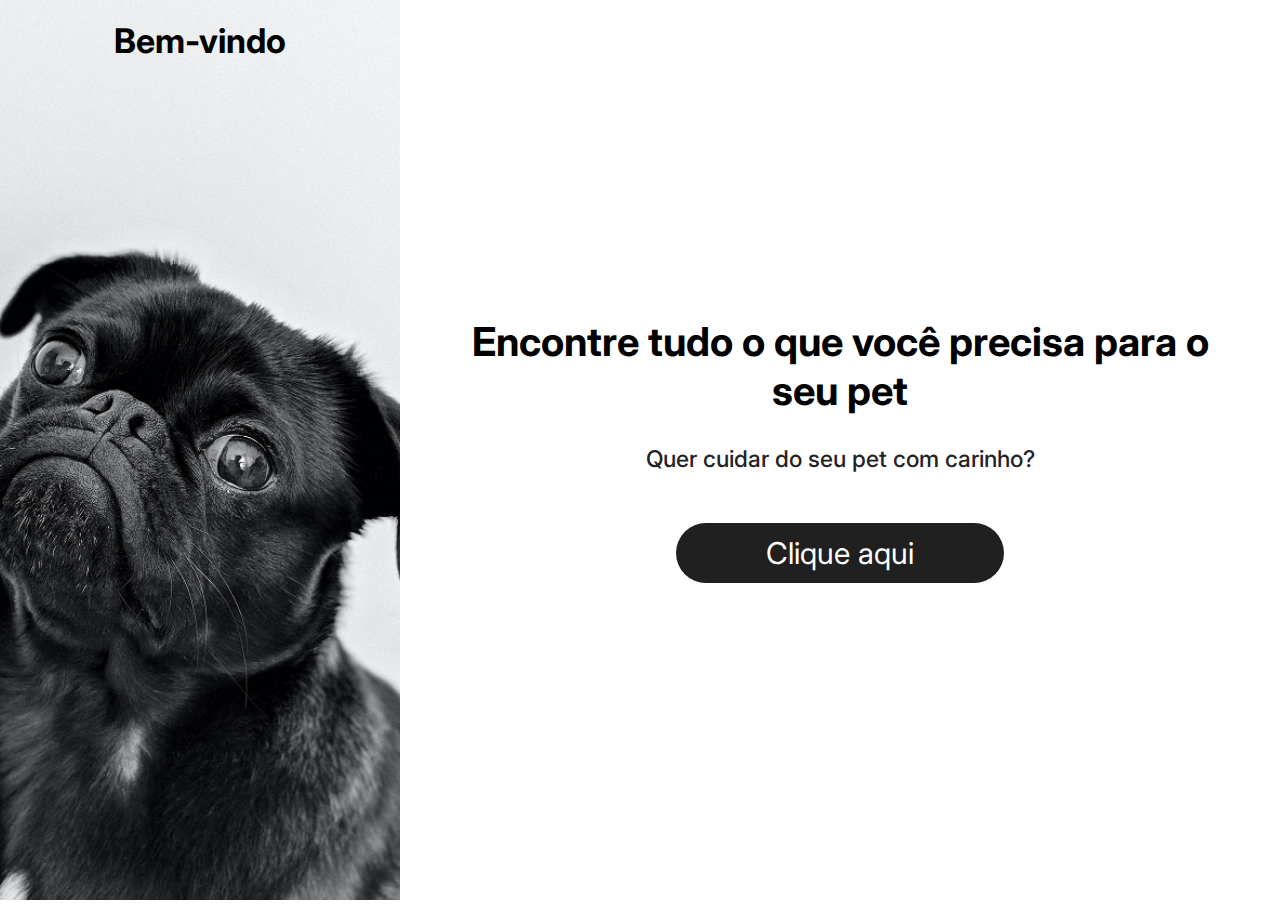
<file: index.html>
<!DOCTYPE html>
<html lang="pt-br">
<head>
  <meta charset="UTF-8">
  <meta name="viewport" content="width=device-width, initial-scale=1.0">
  <title>Petshop - Get Started</title>


  <!-- Link Font -->
  <link rel="preconnect" href="https://fonts.googleapis.com">
  <link rel="preconnect" href="https://fonts.gstatic.com" crossorigin>
  <link href="https://fonts.googleapis.com/css2?family=Kantumruy+Pro:ital,wght@0,100..700;1,100..700&display=swap" rel="stylesheet">

  <link rel="preconnect" href="https://fonts.googleapis.com">
  <link rel="preconnect" href="https://fonts.gstatic.com" crossorigin>
  <link href="https://fonts.googleapis.com/css2?family=Inter:ital,opsz,wght@0,14..32,100..900;1,14..32,100..900&display=swap" rel="stylesheet">

  <link rel="preconnect" href="https://fonts.googleapis.com">
  <link rel="preconnect" href="https://fonts.gstatic.com" crossorigin>
  <link href="https://fonts.googleapis.com/css2?family=Kaushan+Script&display=swap" rel="stylesheet">

  <!-- Link CSS -->
   <link rel="stylesheet" href="assets/styles/login.css">
</head>
<body>
  <main class="login-container">
    <div class="left-side">
      <img src="assets/images/background-login.png" alt="Image Bull-Dog">
      <span>Bem-vindo</span>
    </div>

    <div class="right-side">
      <h1>Encontre tudo o que você precisa para o seu pet</h1>
      <h2>Quer cuidar do seu pet com carinho?</h2>
      <button class="get-started">
        <a href="main.html" class="get-started">Clique aqui</a>
      </button>
    </div>
  </main>
</body>
</html>
</file>
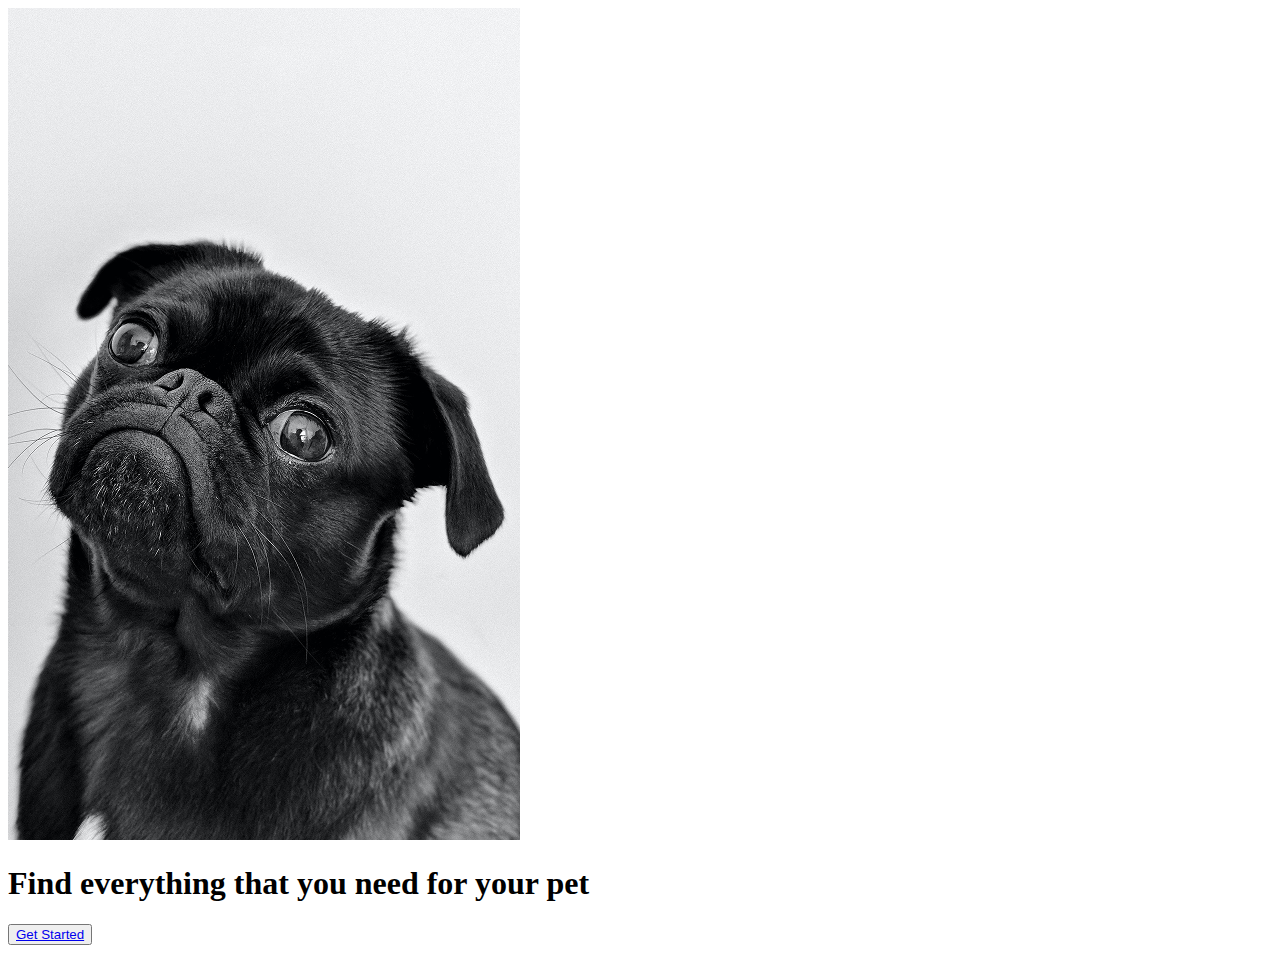
<file: login.html>
<!DOCTYPE html>
<html lang="pt-br">
<head>
  <meta charset="UTF-8">
  <meta name="viewport" content="width=device-width, initial-scale=1.0">
  <title>Petshop - Get Started</title>
</head>
<body>
  <main>
    <div class="image">
      <img src="assets/images/background-login.png" alt="Image Bull-Dog">
    </div>
    <div class="login">
      <h1>Find everything that you need for your pet</h1>
      <button>
        <a href="#">Get Started</a>
      </button>
    </div>
  </main>
</body>
</html>
</file>
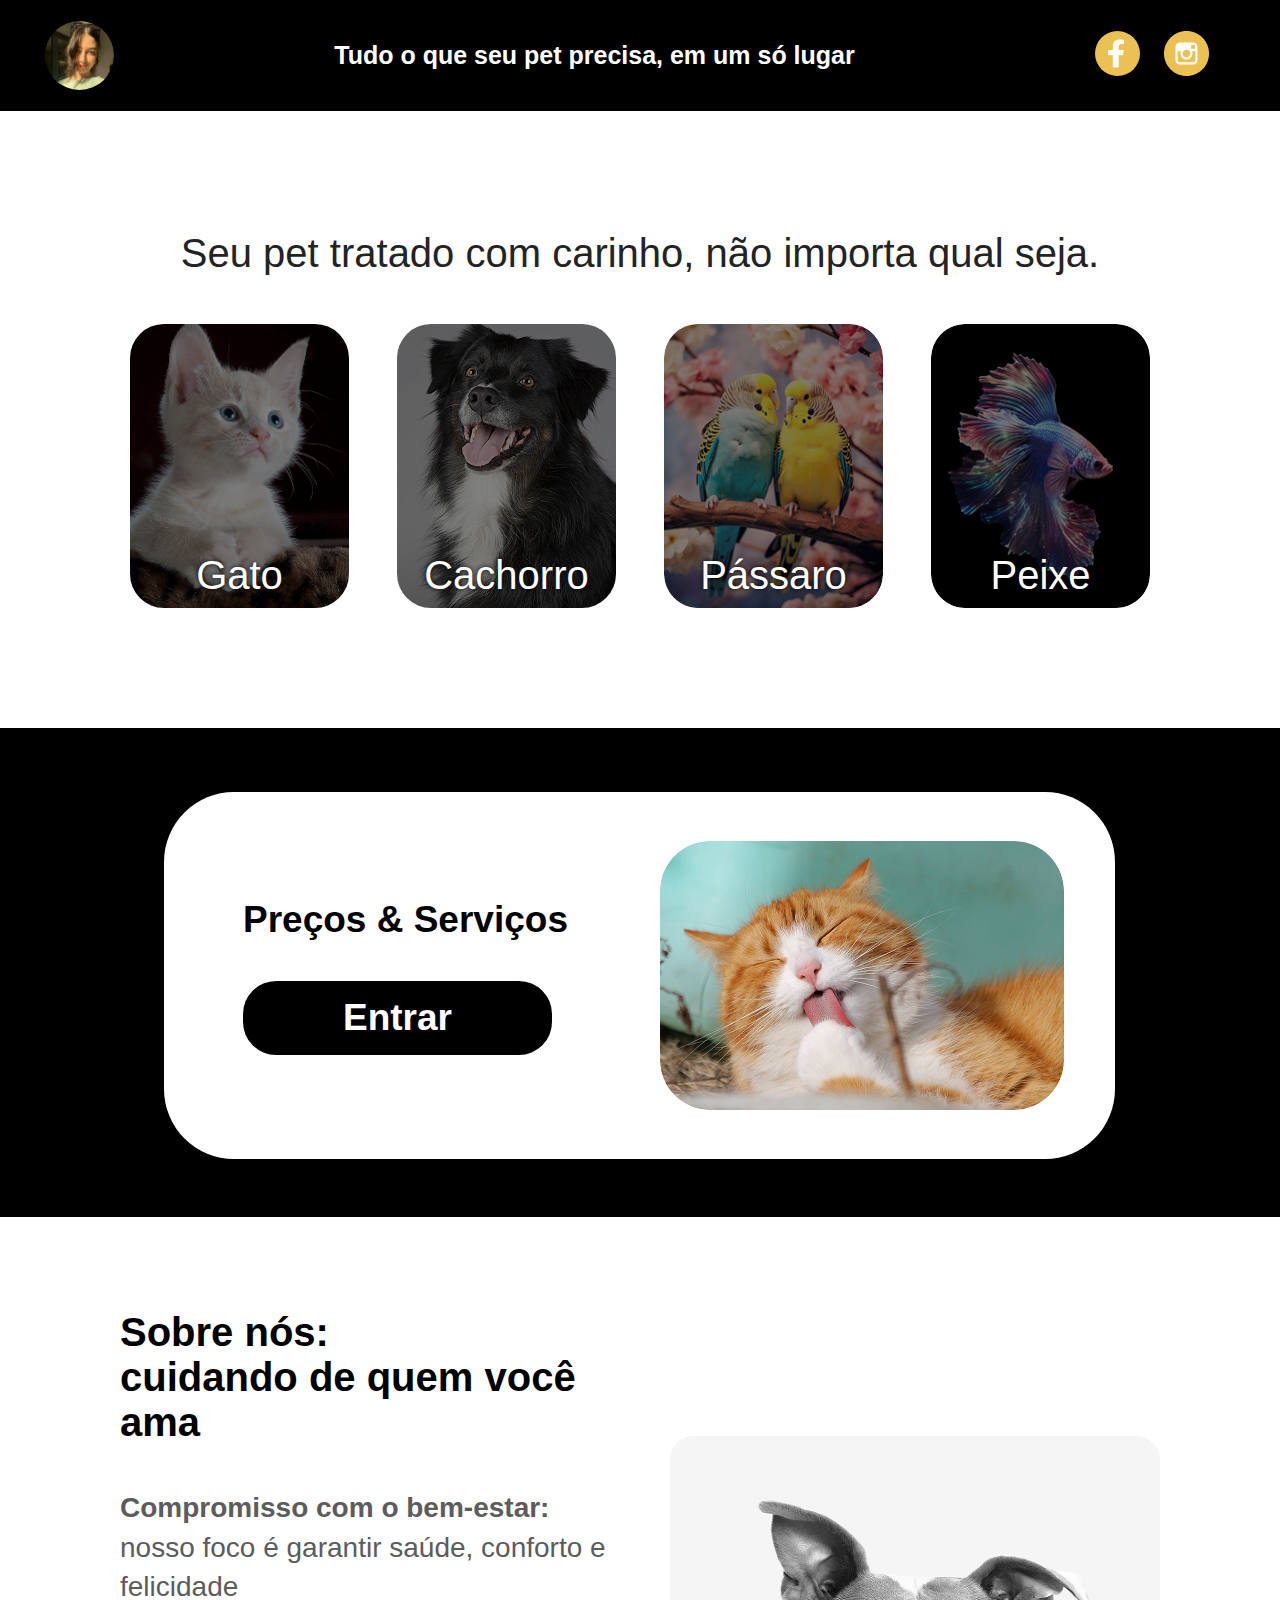
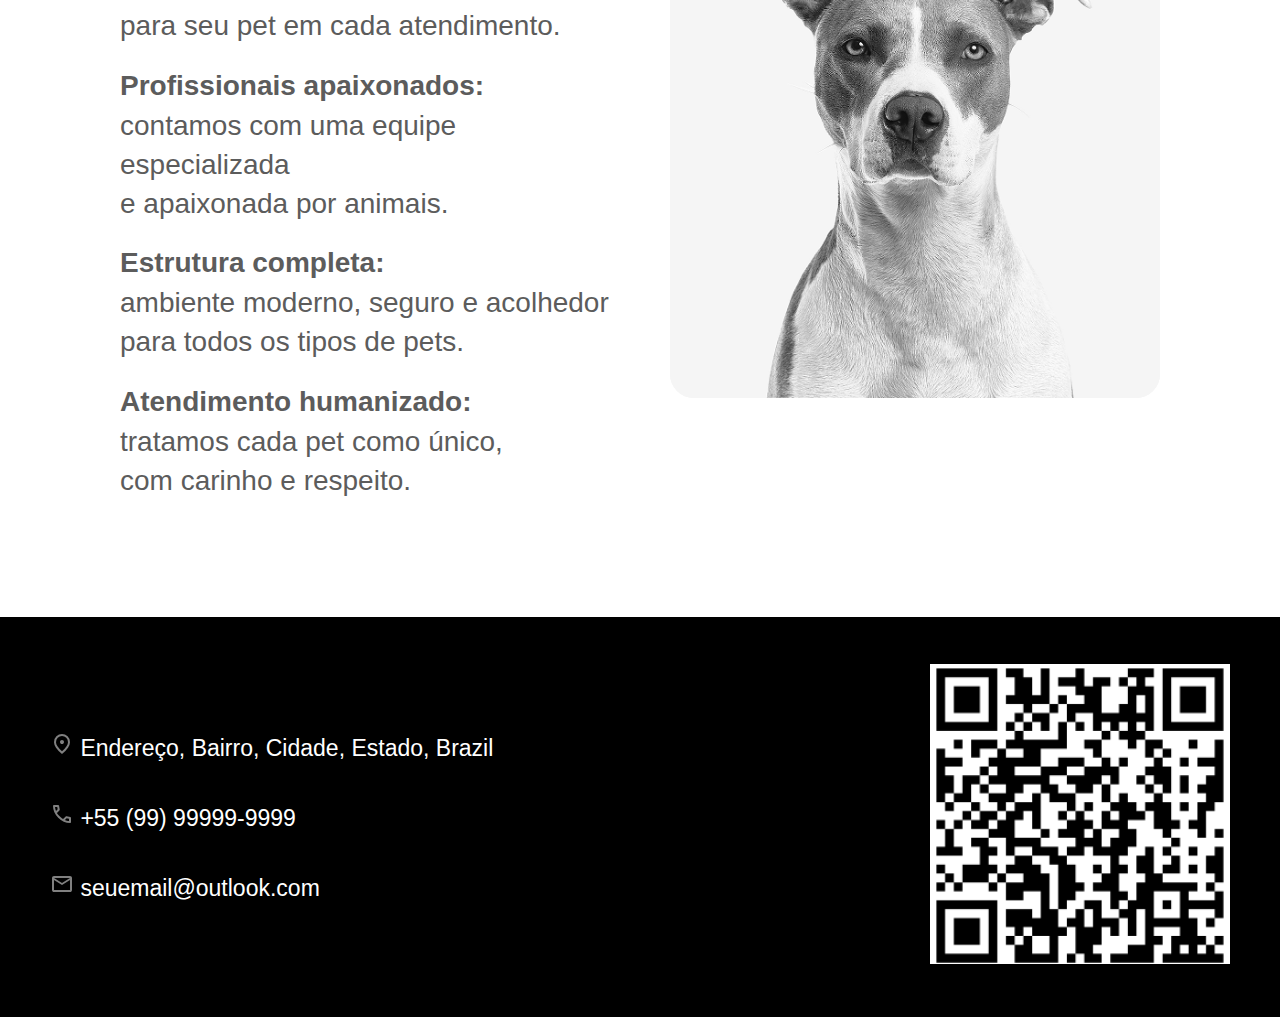
<file: main.html>
<!DOCTYPE html>
<html lang="pt-br">
<head>
  <meta charset="UTF-8">
  <meta name="viewport" content="width=device-width, initial-scale=1.0">
  <title>Petshop - Home</title>
  <link rel="stylesheet" href="assets/styles/main.css">
</head>
<body>
  <nav>
    <img id="avatar" src="assets/images/avatar.svg" alt="Imagem da loja/perfil">
    <span>Tudo o que seu pet precisa, em um só lugar</span>
    <div>
      <img src="assets/images/facebook.svg" alt="facebook">
      <img src="assets/images/instagram.svg" alt="instagram">
    </div>
  </nav>

  <section class="dashboard">
    <div>
      <p>Seu pet tratado com carinho, não importa qual seja.</p>
    </div>

    <div class="pet-selection">
      <div class="pet-card">
        <img src="assets/images/cats.png" alt="Imagem de um gato">
        <span class="label">Gato</span>
      </div>
      
      <div class="pet-card">
        <img src="assets/images/dogs.png" alt="Imagem de um gato">
        <span class="label">Cachorro</span>
      </div>

      <div class="pet-card">
        <img src="assets/images/birds.png" alt="Imagem de um gato">
        <span class="label">Pássaro</span>
      </div>

      <div class="pet-card">
        <img src="assets/images/fishes.png" alt="Imagem de um gato">
        <span class="label">Peixe</span>
      </div>
    </div>
  </section>

  <section class="join">
  <div class="become-a-member">
    <div class="member-text">
      <h2>Preços & Serviços</h2>
      <button>
        <a href="services.html">Entrar</a></button>
    </div>
    <img src="assets/images/cat.png" alt="Cat licking paw" />
  </div>
  </section>

<section class="advice">
  <div class="advice-container">
    <div class="advice-text">
      <h2>
        <strong>Sobre nós:<br>cuidando de quem você ama</strong>
      </h2>

      <div class="tip">
        <strong>Compromisso com o bem-estar:</strong>
        <p>nosso foco é garantir saúde, conforto e felicidade<br>para seu pet em cada atendimento.</p>
      </div>

      <div class="tip">
        <strong>Profissionais apaixonados:</strong>
        <p>contamos com uma equipe especializada<br>e apaixonada por animais.</p>
      </div>

      <div class="tip">
        <strong>Estrutura completa:</strong>
        <p>ambiente moderno, seguro e acolhedor<br>para todos os tipos de pets.</p>
      </div>

      <div class="tip">
        <strong>Atendimento humanizado:</strong>
        <p>tratamos cada pet como único,<br>com carinho e respeito.</p>
      </div>
    </div>

    <div class="advice-image">
      <img src="assets/images/background-location.png" alt="Cachorro no petshop" />
    </div>
  </div>
</section>

<section class="location">
  <ul>
    <li>
      <img src="assets/images/location.svg" alt="Pin Map">
      <span>Endereço, Bairro, Cidade, Estado, Brazil</span>
    </li>
    
    <li>
      <img src="assets/images/call.svg" alt="Call icon">
      <span>+55 (99) 99999-9999</span>
    </li>

    <li>
      <img src="assets/images/mail.svg" alt="e-mail icon">
      <span>seuemail@outlook.com</span>
    </li>
  </ul>

  <div id="qr-code">
    <img src="assets/images/qr-code.png" alt="QR CODE">
  </div>
</section>

</body>
</html>
</file>
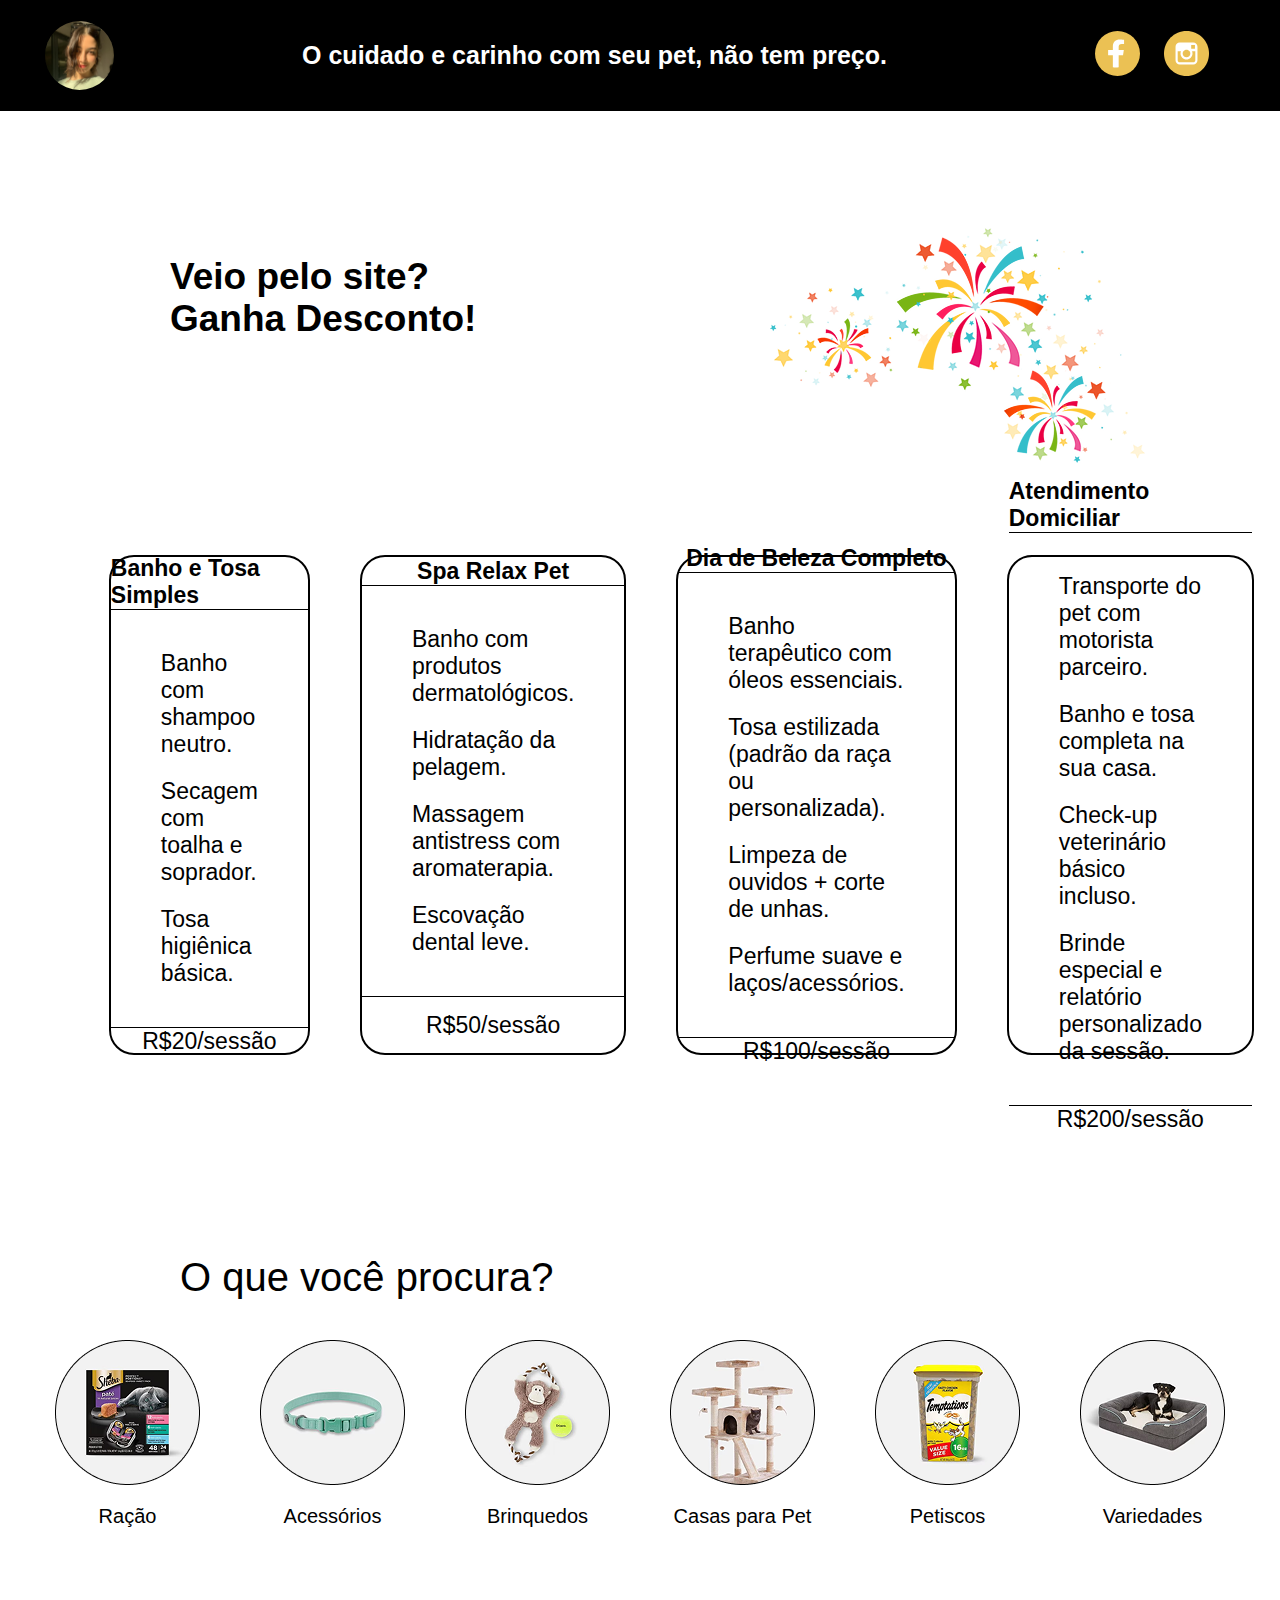
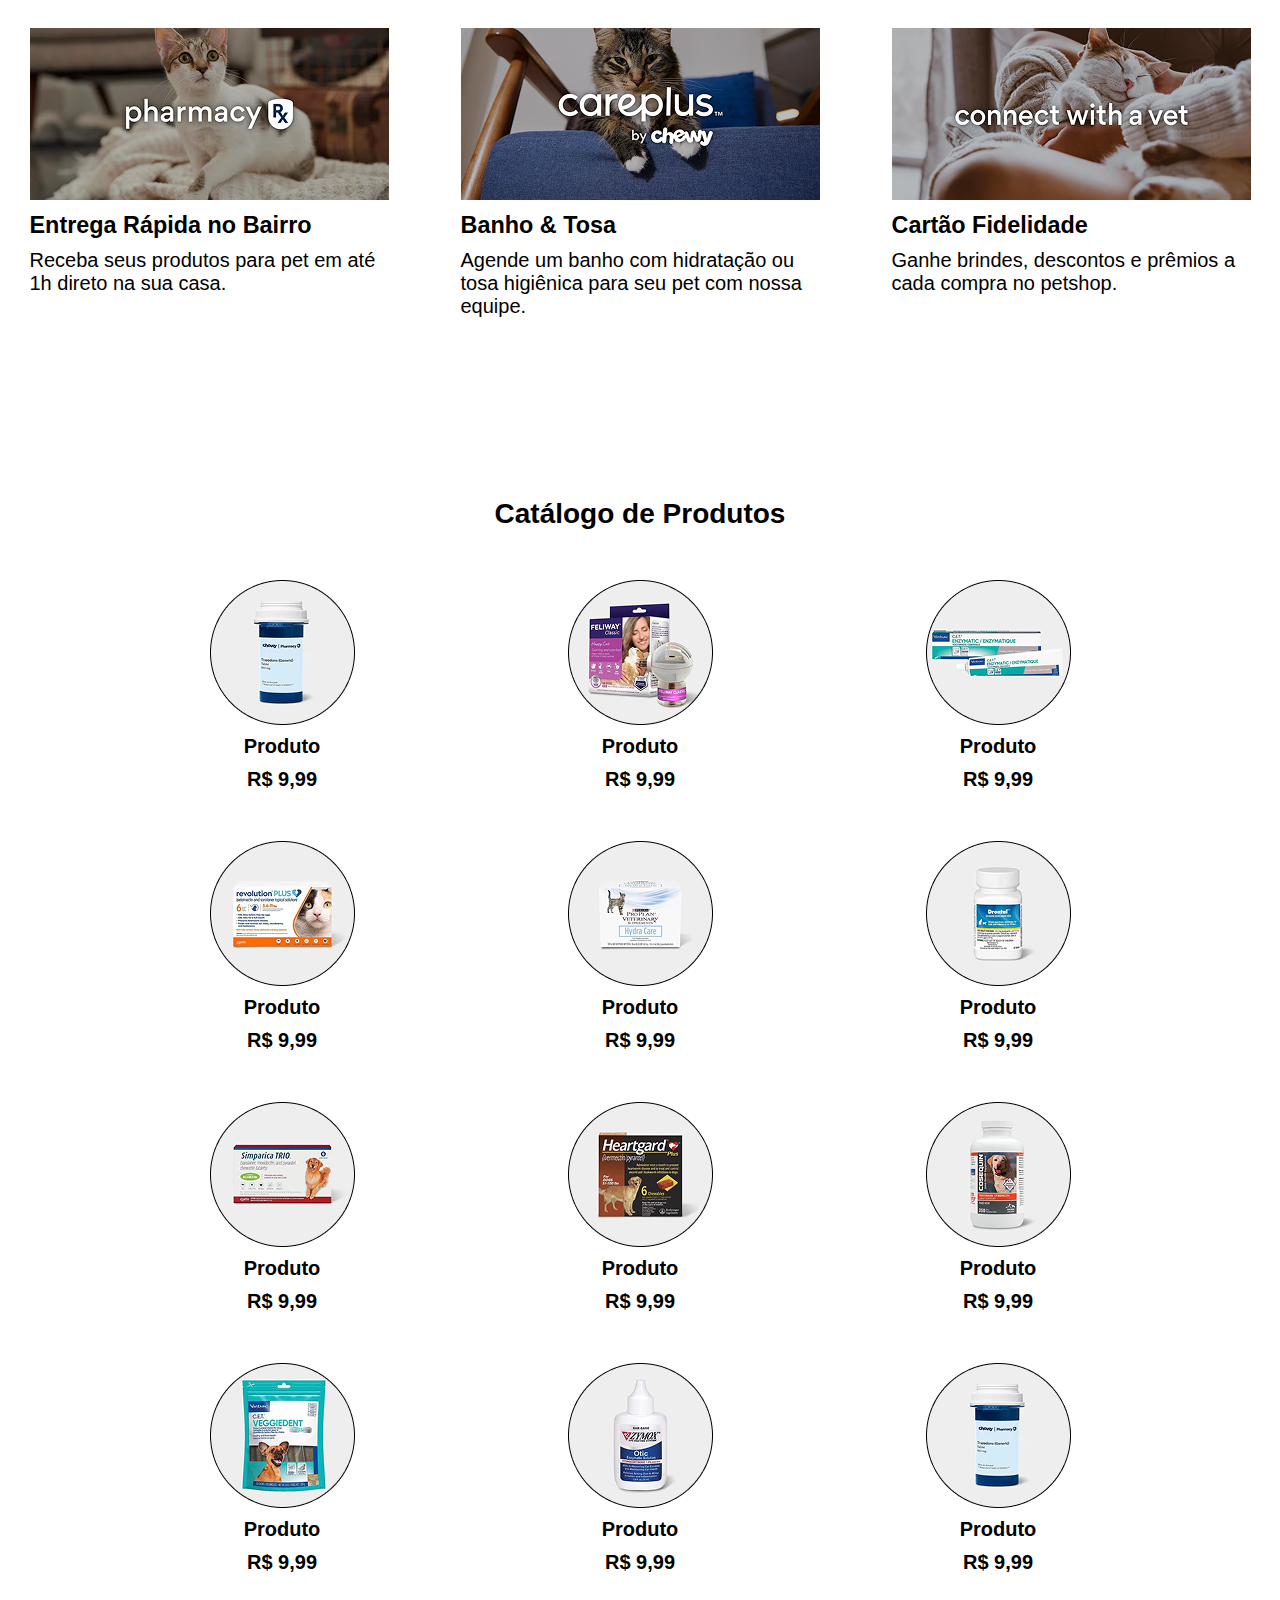
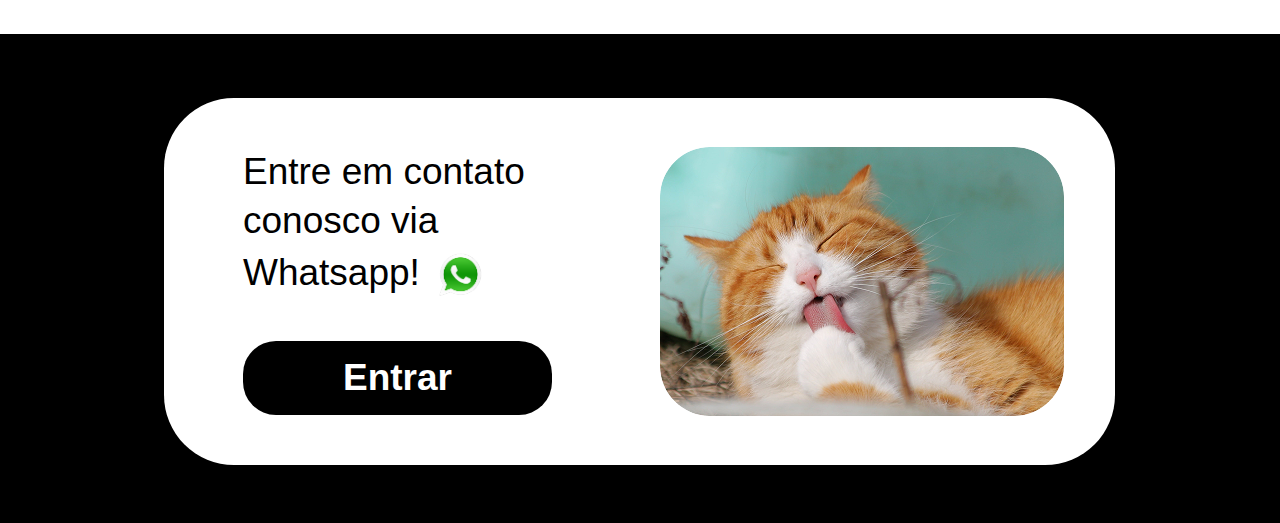
<file: services.html>
<!DOCTYPE html>
<html lang="pt-br">
<head>
  <meta charset="UTF-8">
  <meta name="viewport" content="width=device-width, initial-scale=1.0">
  <link rel="stylesheet" href="assets/styles/services.css">
  <title>Petshop - Serviços</title>
</head>
<body>
  <nav>
    <img id="avatar" src="assets/images/avatar.svg" alt="Imagem da loja/perfil">
    <span>O cuidado e carinho com seu pet, não tem preço.</span>
    <div>
      <img src="assets/images/facebook.svg" alt="facebook">
      <img src="assets/images/instagram.svg" alt="instagram">
    </div>
  </nav>

  <section class="title-services">
    <h1>Veio pelo site?<br>Ganha Desconto!</h1>
    <img src="assets/images/pngwing.png" alt="Festa!">
  </section>

  <main>
    <section class="card-selection">
        <div class="card">
          <div class="title">
           <span>Banho e Tosa Simples</span>
          </div>
          
          <ul>
            <li>Banho com shampoo neutro.</li>
            <li>Secagem com toalha e soprador.</li>
            <li>Tosa higiênica básica.</li>
          </ul>

          <div id="verified">
            <strong>R$20/sessão</strong>
          </div>

        </div>

        <div class="card">
          <div class="title">
           <span>Spa Relax Pet</span>
          </div>

          <ul>
            <li>Banho com produtos dermatológicos.</li>
            <li>Hidratação da pelagem.</li>
            <li>Massagem antistress com aromaterapia.</li>
            <li>Escovação dental leve.</li>
          </ul>

          <div id="verified">
            <strong>R$50/sessão</strong>
          </div>

         
        </div>

        <div class="card">
          <div class="title">
           <span>Dia de Beleza Completo</span> 
          </div>
          
          <ul>
            <li>Banho terapêutico com óleos essenciais.</li>
            <li>Tosa estilizada (padrão da raça ou personalizada).</li>
            <li>Limpeza de ouvidos + corte de unhas.</li>
            <li>Perfume suave e laços/acessórios.</li>
          </ul>

          <div id="verified">
            <strong>R$100/sessão</strong>
          </div>

        </div>

        <div class="card">
          <div class="title">
           <span>Atendimento Domiciliar</span> 
          </div>
          
          <ul>
            <li>Transporte do pet com motorista parceiro.</li>
            <li>Banho e tosa completa na sua casa.</li>
            <li>Check-up veterinário básico incluso.</li>
            <li>Brinde especial e relatório personalizado da sessão.</li>
          </ul>

          <div id="verified">
            <strong>R$200/sessão</strong>
          </div>

        </div>
  </section>
  </main>


  <section class="essentials">
    <h1>O que você procura?</h1>

    <div id="essentials-items">
      <a href="#" id="item-essential">
        <img src="assets/icons/Food-essential.png" alt="Imagem de Ração de Gato">
        <span>Ração</span>
      </a>

      <a href="#" id="item-essential">
        <img src="assets/icons/Acessórios.png" alt="Imagem de Ração de Gato">
        <span>Acessórios</span>
      </a>

      <a href="#" id="item-essential">
        <img src="assets/icons/Brinquedos.png" alt="Imagem de Ração de Gato">
        <span>Brinquedos</span>
      </a>

      <a href="#" id="item-essential">
        <img src="assets/icons/Trees.png" alt="Imagem de Ração de Gato">
        <span>Casas para Pet</span>
      </a>

      <a href="#" id="item-essential">
        <img src="assets/icons/Treats.png" alt="Imagem de Ração de Gato">
        <span>Petiscos</span>
      </a>

      <a href="#" id="item-essential">
        <img src="assets/icons/Beds.png" alt="Imagem de Ração de Gato">
        <span>Variedades</span>
      </a>
    </div>
  </section>

  <section class="featured-services">
    <div id="featured-services-card">
      <img src="assets/images/pharmacy-featured-services.png" alt="">
        <h3>Entrega Rápida no Bairro</h3>
        <span>Receba seus produtos para pet em até 1h direto na sua casa.</span>
    </div>

    <div id="featured-services-card">
      <img src="assets/images/careplus-featured-services.png" alt="">

      <div id="featured-services-texts">
        <h3>Banho & Tosa</h3>
        <span>Agende um banho com hidratação ou tosa higiênica para seu pet com nossa equipe.</span>
      </div>
    </div>

    <div id="featured-services-card">
      <img src="assets/images/connect-featured-services.png" alt="">

      <div id="featured-services-texts">
        <h3>Cartão Fidelidade</h3>
        <span>Ganhe brindes, descontos e prêmios a cada compra no petshop.</span>
      </div>
    </div>

  </section>

  <section class="products">
    <h1>Catálogo de Produtos</h1>

    <div id="products-section">
      <div id="products-card">
      <img src="assets/icons/Product1.png" alt="">
      <span>Produto</span>
      <span>R$ 9,99</span>
    </div>

    <div id="products-card">
      <img src="assets/icons/Product2.png" alt="">
      <span>Produto</span>
      <span>R$ 9,99</span>
    </div>

    <div id="products-card">
      <img src="assets/icons/Product3.png" alt="">
      <span>Produto</span>
      <span>R$ 9,99</span>
    </div>

    <div id="products-card">
      <img src="assets/icons/Product4.png" alt="">
      <span>Produto</span>
      <span>R$ 9,99</span>
    </div>

    <div id="products-card">
      <img src="assets/icons/Product5.png" alt="">
      <span>Produto</span>
      <span>R$ 9,99</span>
    </div>

    <div id="products-card">
      <img src="assets/icons/Product6.png" alt="">
      <span>Produto</span>
      <span>R$ 9,99</span>
    </div>

        <div id="products-card">
      <img src="assets/icons/Product7.png" alt="">
      <span>Produto</span>
      <span>R$ 9,99</span>
    </div>

        <div id="products-card">
      <img src="assets/icons/Product8.png" alt="">
      <span>Produto</span>
      <span>R$ 9,99</span>
    </div>

        <div id="products-card">
      <img src="assets/icons/Product9.png" alt="">
      <span>Produto</span>
      <span>R$ 9,99</span>
    </div>

        <div id="products-card">
      <img src="assets/icons/Product10.png" alt="">
      <span>Produto</span>
      <span>R$ 9,99</span>
    </div>

        <div id="products-card">
      <img src="assets/icons/Product11.png" alt="">
      <span>Produto</span>
      <span>R$ 9,99</span>
    </div>

        <div id="products-card">
      <img src="assets/icons/Product1.png" alt="">
      <span>Produto</span>
      <span>R$ 9,99</span>
    </div>
    </div>
    
  </section>

  <footer>
  <section class="join">
    <div class="become-a-member">
    <div class="member-text">
      <h2>Entre em contato conosco via Whatsapp! <img src="assets/images/R.png" alt=""></h2>
      <button>
        <a href="https://api.whatsapp.com/send?phone=5562998080650&text=Ol%C3%A1%21%20Vim%20pelo%20site%2C%20gostaria%20de%20agendar%20um%20hor%C3%A1rio%21">Entrar</a></button>
    </div>
    <img src="assets/images/cat.png" alt="Cat licking paw" />
  </div>
  </section>
  </footer>
  
</body>
</html>
</file>
<file: assets/styles/login.css>
@import url(global.css);

.login-container {
  display: flex; /* Ativa o Flexbox */
  height: 100vh;  /* Ocupa 100% da altura da viewport */
}

/* Lado esquerdo: imagem do cachorro */
.left-side {
  flex: 1;  /* Ocupa 1 parte proporcional (ex: 1/3 se o outro lado for 2) */
  position: relative; /* Necessário para posicionar o texto "Welcome" dentro */
}


/* Imagem ocupa 100% da altura e largura da div */
.left-side img {
   width: 100%;
   height: 100%;
   object-fit: cover;        /* A imagem cobre toda a div sem distorcer */
}

/* Texto "Welcome" posicionado sobre a imagem */
.left-side span {
  position: absolute;
  top: 20px;
  left: 0;
  right: 0;
  text-align: center;
  font: var(--text-md);
  color: var(--text-color-primary);
}

.right-side {
  display: flex;
  flex: 2; /* Ocupa 2 partes proporcionais (ex: 2/3 da tela) */
  flex-direction: column; /* Alinha os elementos em Coluna */
  justify-content: center; /* Centraliza verticalmente */
  align-items: center;  /* Centraliza horizontalmente */
  padding: 40px;
  background-color: white;
}

/* Título Principal */
.right-side h1 {
  font: var(--text-xl);
  color: var(--text-color-primary);
  margin-bottom: 30px;
  text-align: center;
}

.right-side h2 {
  font: var(--text-sm);
  margin-bottom: 10px;
  text-align: center;
  color: var(--text-color-terciary);
}

.get-started {
  box-shadow: none;
  transition: background 0.3s ease;
  margin-top: 40px;
  padding: 12px 45px;
  font: var(--text-button);
  background-color: #202020;
  color: var(--text-color-secondary);
  border: none;
  border-radius: 30px;
  cursor: pointer;
  text-decoration: none;
}
</file>
<file: assets/styles/main.css>
@import url(global.css);

nav {
  display: flex;
  justify-content: space-between;
  padding-inline-start: 25px;
  padding-inline-end: 71px;
  background-color: #000000;
  height: 111px;
  align-items: center;

  #avatar {
    width: 69px;
    height: 69px;
    border-radius: 50%;
  }

  span {
    font: var(--text-nav);
    color: var(--text-color-secondary);
  }

  img {
    width: 45px;
    height: 45px;
    margin-left: 20px;
  }
}


.dashboard {
  height: 600;
  display: flex;
  flex-direction: column;
  gap: 24px;
  margin-inline: 120px;
  margin-block: 120px;
  /* border: 1px solid blue; */
  justify-content: center;
  align-items: center;

  div:first-child p {
    font: var(--text-dashboard);
    color: var(--text-color-terciary);
  }
}


.pet-selection {
  display: flex;
  gap: 48px;
  flex-wrap: wrap;
  margin-top: 24px;
}

.pet-card {
  position: relative;
  width: 219px; /* ✅ define largura exata para manter os 4 na mesma linha */
  height: 284px;
  object-fit: cover;
  overflow: hidden;
  /* text-align: center; */
  color: var(--text-color-secondary);
  font: var(--text-2xl);
  flex-shrink: 0;

  img {
    border-radius: 34px;
    width: 100%;
    height: 100%;
    object-fit: cover;
    filter: brightness(0.50);
    display: block;
  }

  .label {
    position: absolute;
    bottom: 10px;
    width: 100%;
    text-align: center;
    text-shadow: 0 0 5px black;
  }

}

.join {
  display: flex;
  justify-content: center;
  align-items: center;
  padding: 64px 165px 58px 164px;
  background-color: #000;
}

.become-a-member {
  background: white;
  border-radius: 70px;
  display: flex;
  align-items: center;
  justify-content: space-between;
  padding: 49px 79px;
  gap: 87px;
  max-width: 951px;
  width: 100%;
}

.member-text {
  h2 {
    font: var(--text-lg);
    margin-bottom: 36px;
    line-height: 1.3;
    width: 330px;
  }

  button {
    padding: 16px 100px;
    background: #000000;
    color: white;
    font: var(--text-lg);
    border: none;
    border-radius: 33px;
    cursor: pointer;
  }

  a {
    color: white;
    font: var(--text-lg);
    cursor: pointer;
    text-decoration: none;
  }
}

.become-a-member img {
  width: 404px;
  height: 269px;
  object-fit: cover;
  border-radius: 50px;
}

.advice {
  height: 1000px;
  width: 100vw;
  display: flex;
  justify-content: center;
  align-items: center;
  background-color: white; /* opcional */
}

.advice-container {
  display: flex;
  gap: 60px;
  align-items: center;
  padding: 60px 120px; /* espaçamento horizontal aumentou */
  width: 100%;
  max-width: none; /* remove limitação */
  box-sizing: border-box;
  justify-content: space-between; /* força imagem e texto nos extremos */
}

.advice-text {
  flex: 1;
}

.advice-text h2 {
  font: var(--text-dashboard);
  margin-bottom: 47px;
}

.tip {
  margin-bottom: 24px;
}

.tip p {
  font: var(--text-p);
  color: #5C5C5C;
  line-height: 1.4;
}

.tip strong {
  display: block;
  font: var(--text-strong);
  color: #5C5C5C;
  margin-bottom: 4px;
}

.advice-image {
  flex: 1;
  display: flex;
  justify-content: center;
}

.advice-image img {
  width: 100%;
  max-width: 536px;
  height: auto;
  border-radius: 24px;
  background-color: #f5f5f5;
}

.location {
  height: 400px;
  max-width: 100vw;
  background: #000;
  font: var(--text-sm);
  color: var(--text-color-secondary);
  display: flex;
  justify-content: center;
  align-items: center;
  padding-inline: 50px;
  padding-block: 24px;

  ul {
    flex: 1;
    display: flex;
    flex-direction: column;
    gap: 40px;
    list-style: none;
  }

  #qr-code img {
    width: 300px;
    height: 300px;
  }
}
</file>
<file: assets/styles/services.css>
@import url(global.css);

nav {
  display: flex;
  justify-content: space-between;
  padding-inline-start: 25px;
  padding-inline-end: 71px;
  background-color: #000000;
  height: 111px;
  align-items: center;

  #avatar {
    width: 69px;
    height: 69px;
    border-radius: 50%;
  }

  span {
    font: var(--text-nav);
    color: var(--text-color-secondary);
  }

  img {
    width: 45px;
    height: 45px;
    margin-left: 20px;
  }
}


.title-services {
  display: flex;
  justify-content: space-between;
  padding-block: 70px;
  padding-inline: 90px;

  h1 {
    font: var(--text-lg);
    margin-left: 80px;
    margin-top: 75px;
  }
}

main {
  /* border: 1px solid red; */
  height: 700px;
  width: 100vw;
  display: flex;
  justify-content: center;
}

.card-selection {
  display: flex;
  height: 500px;
  width: 83vw;
  /* border: 1px  solid blue; */
  gap: 50px;

  .card {
    display: flex;
    height: 500px;
    flex: 1;
    border: 2px solid black;
    border-radius: 25px;
    justify-content: center;
    flex-direction: column;

    .title {
      font: var(--text-sm);
      font-weight: 700;
      display: flex;
      justify-content: center;
      align-items: center;
      flex: 0.5;
    }

    ul {
      flex: 3;
      border-bottom: 1px #000000 solid;
      border-top: 1px #000000 solid;
      display: flex;
      flex-direction: column;
      gap: 20px;
      padding-block: 40px;
      padding-inline: 50px;
      list-style: none;

      font: var(--text-sm);
      
    }

    #verified {
      flex: 1;
      display: flex;
      justify-content: center;
      align-items: center;

      img {
        width: 50px;
        height: 50px;
        object-fit: cover;
      }

      strong {
        font: var(--text-sm);
        font-weight: 400;
      }
    }
  }
}

.essentials {
  display: flex;
  flex-direction: column;
  padding-inline: 180px;
  font: var(--text-kantumruy);
  gap: 40px;
  margin-bottom: 70px;

  h1 {
    font-weight: 400;
  }

  #essentials-items {
    display: flex;
    gap: 60px;
    justify-content: center;

    a {
      display: flex;
      flex-direction: column;
      align-items: center;
      gap: 20px;
      text-decoration: none;
      color: #000;
    }
  }
}

.featured-services {
  display: flex;
  justify-content: center;
  gap: 72px;
  padding-block: 30px;
  padding-inline: 30px;
  margin-bottom: 90px;

  #featured-services-card {
    display: flex;
    flex-direction: column;
    flex: 1;
    font: var(--text-kantumruy);
    
    img {
      margin-bottom: 12px;
    }

    h3 {
      margin-bottom: 10px;
    }
  }


}


.products {
  padding: 60px 10%;
  font: var(--text-kantumruy);
  text-align: center;

  h1 {
  font-size: 28px;
  margin-bottom: 50px;
  }

  #products-section {
  display: grid;
  grid-template-columns: repeat(3, 1fr); /* 3 colunas */
  gap: 50px; /* espaço entre linhas e colunas */
  justify-items: center; /* centraliza horizontalmente */

  div {
  display: flex;
  flex-direction: column;
  align-items: center;
  gap: 10px;
  font-weight: bold;
  }

  }
}


.join {
  display: flex;
  justify-content: center;
  align-items: center;
  padding: 64px 165px 58px 164px;
  background-color: #000;
}

.become-a-member {
  background: white;
  border-radius: 70px;
  display: flex;
  align-items: center;
  justify-content: space-between;
  padding: 49px 79px;
  gap: 87px;
  max-width: 951px;
  width: 100%;
}

.member-text {
  h2 {
    font: var(--text-lg);
    font-weight: 400;
    margin-bottom: 36px;
    line-height: 1.3;
    width: 330px;

    img {
      width: 60px;
      height: 60px;
      vertical-align: middle;
    }
  }

  button {
    padding: 16px 100px;
    background: #000000;
    color: white;
    font: var(--text-lg);
    border: none;
    border-radius: 33px;
    cursor: pointer;
  }

  a {
    color: white;
    font: var(--text-lg);
    cursor: pointer;
    text-decoration: none;
  }
}

.become-a-member img {
  width: 404px;
  height: 269px;
  object-fit: cover;
  border-radius: 50px;
}
</file>
